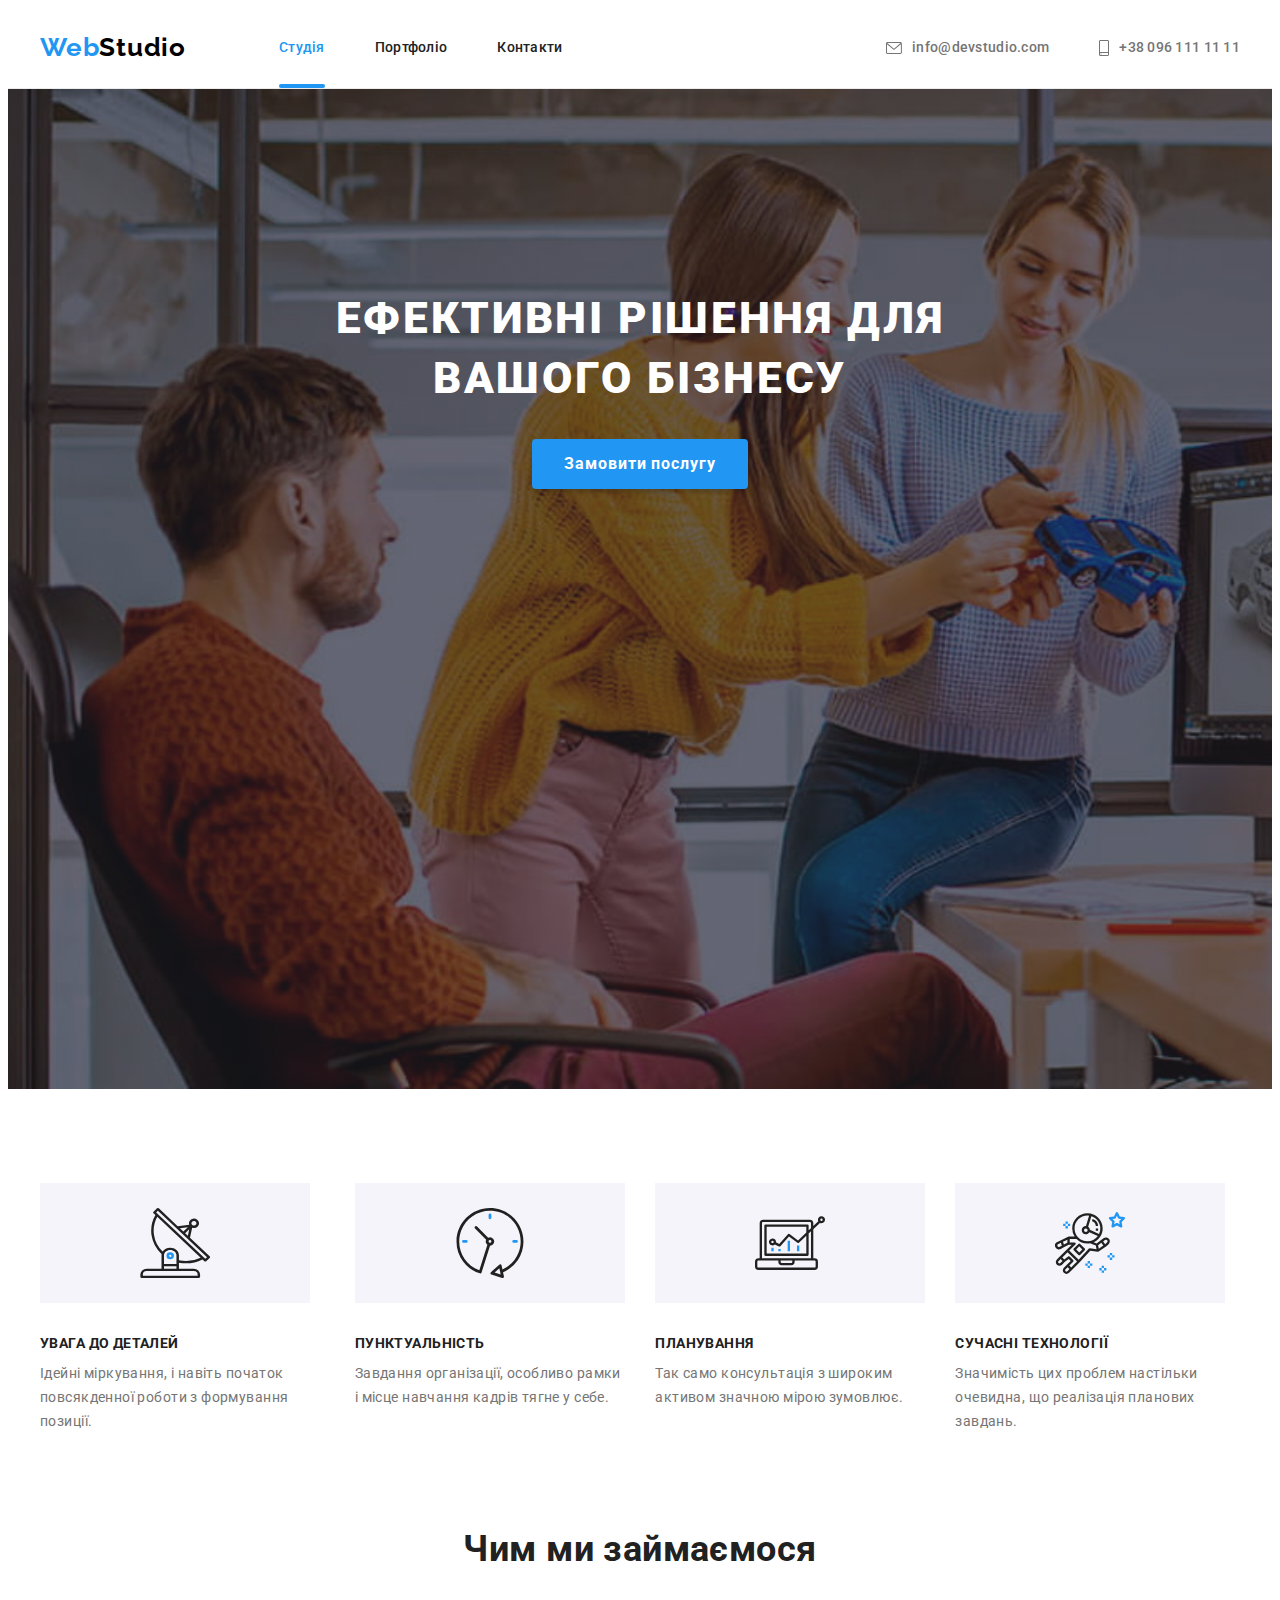
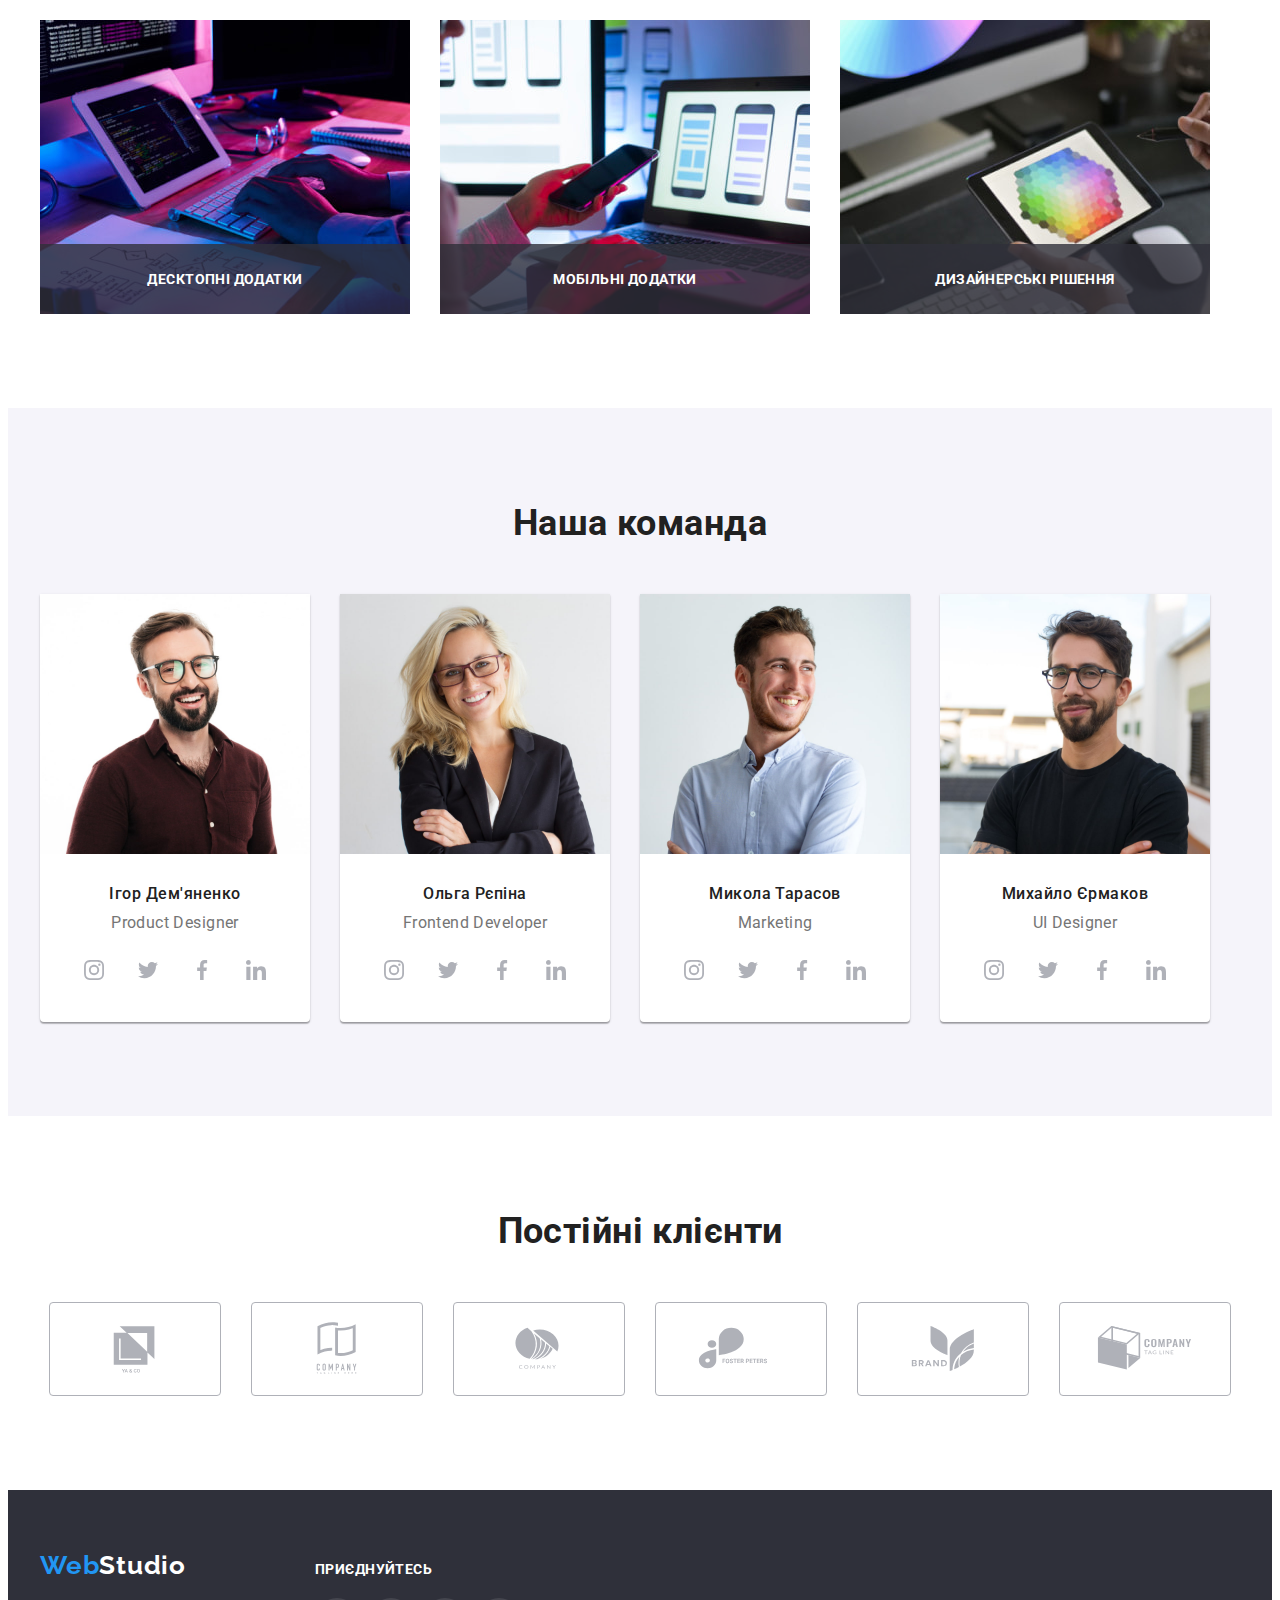
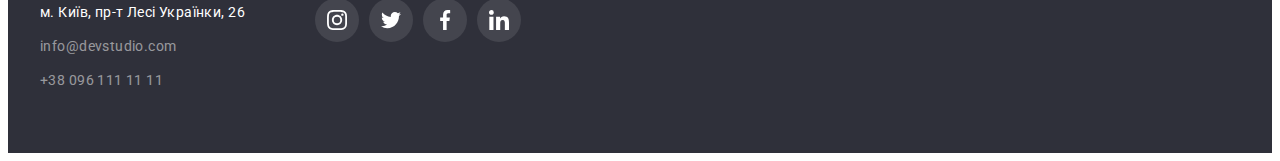
<file: index.html>
<!DOCTYPE html>
<html lang="uk">
  <head>
    <meta charset="UTF-8" />
    <meta http-equiv="X-UA-Compatible" content="IE=edge" />
    <meta name="viewport" content="width=device-width, initial-scale=1.0" />
    <meta name="description" content="WebStudio - Ефективні рішення для вашого бізнесу" />
    <!-- Favicon start -->
    <link
      rel="apple-touch-icon"
      sizes="180x180"
      href="./images/favicon-package/apple-touch-icon.png"
    />
    <link
      rel="icon"
      type="image/png"
      sizes="32x32"
      href="./images/favicon-package/favicon-32x32.png"
    />
    <link
      rel="icon"
      type="image/png"
      sizes="16x16"
      href="./images/favicon-package/favicon-16x16.png"
    />
    <link rel="manifest" href="./images/favicon-package/site.webmanifest" />
    <link rel="mask-icon" href="./images/favicon-package/safari-pinned-tab.svg" color="#5bbad5" />
    <meta name="msapplication-TileColor" content="#da532c" />
    <meta name="theme-color" content="#ffffff" />
    <!-- Favicon end -->
    <title>WebStudio</title>
    <!-- Fonts -->
    <link rel="preconnect" href="https://fonts.googleapis.com" />
    <link rel="preconnect" href="https://fonts.gstatic.com" crossorigin />
    <link
      href="https://fonts.googleapis.com/css2?family=Raleway:wght@700&family=Roboto:wght@400;500;700;900&display=swap"
      rel="stylesheet"
    />
    <!-- Modern-normalize -->
    <link
      rel="stylesheet"
      href="https://cdnjs.cloudflare.com/ajax/libs/modern-normalize/1.1.0/modern-normalize.min.css"
      integrity="sha512-wpPYUAdjBVSE4KJnH1VR1HeZfpl1ub8YT/NKx4PuQ5NmX2tKuGu6U/JRp5y+Y8XG2tV+wKQpNHVUX03MfMFn9Q=="
      crossorigin="anonymous"
      referrerpolicy="no-referrer"
    />
    <!-- Styles CSS -->
    <link href="./css/styles.css" rel="stylesheet" />
  </head>
  <body>
    <!-- Шапка -->
    <header class="header">
      <div class="header-container container">
        <nav class="nav">
          <a class="header-logo logo link" href="./index.html"
            ><span class="logo-accent">Web</span>Studio</a
          >
          <ul class="menu-list list">
            <li class="menu-item">
              <a class="menu-link link current" href="./index.html">Студія</a>
            </li>
            <li class="menu-item">
              <a class="menu-link link" href="./portfolio.html">Портфоліо</a>
            </li>
            <li class="menu-item"><a class="menu-link link" href="">Контакти</a></li>
          </ul>
        </nav>
        <ul class="contact-list list">
          <li class="contact-item">
            <a class="contact-link link" href="mailto:info@devstudio.com">
              <svg class="icon-envelope">
                <use href="./images/sprite.svg#icon-envelope"></use>
              </svg>
              info@devstudio.com</a
            >
          </li>
          <li class="contact-item">
            <a class="contact-link link" href="tel:+380961111111">
              <svg class="icon-smartphone">
                <use href="./images/sprite.svg#icon-smartphone"></use>
              </svg>
              +38 096 111 11 11</a
            >
          </li>
        </ul>
      </div>
    </header>

    <!-- Основна частина -->
    <main>
      <!-- hero -->
      <section class="hero">
        <div class="container">
          <h1 class="main-title">Ефективні рішення для вашого бізнесу</h1>
          <button class="hero-btn" type="button" data-modal-open>Замовити послугу</button>
        </div>
      </section>
      <!-- Переваги компанії -->
      <section class="benefits section">
        <div class="container">
          <h2 class="visually-hidden">Переваги компанії</h2>
          <ul class="benefits-list list">
            <li class="benefits-item antenna">
              <h3 class="benefits-headline">Увага до деталей</h3>
              <p class="benefits-text">
                Ідейні міркування, і навіть початок повсякденної роботи з формування позиції.
              </p>
            </li>
            <li class="benefits-item clock">
              <h3 class="benefits-headline">Пунктуальність</h3>
              <p class="benefits-text">
                Завдання організації, особливо рамки і місце навчання кадрів тягне у себе.
              </p>
            </li>
            <li class="benefits-item diagram">
              <h3 class="benefits-headline">Планування</h3>
              <p class="benefits-text">
                Так само консультація з широким активом значною мірою зумовлює.
              </p>
            </li>
            <li class="benefits-item astronaut">
              <h3 class="benefits-headline">Сучасні технології</h3>
              <p class="benefits-text">
                Значимість цих проблем настільки очевидна, що реалізація планових завдань.
              </p>
            </li>
          </ul>
        </div>
      </section>
      <!-- Чим ми займаємося -->
      <section class="activities section">
        <div class="container">
          <h2 class="activities-heading">Чим ми займаємося</h2>
          <ul class="activities-list list">
            <li class="activities-item">
              <img
                class="activities-img"
                src="./images/box-1.jpg"
                alt="Людина робить проект за допомогою планшета"
                width="370"
                height="294"
              />
              <p class="activities-text">Десктопні додатки</p>
            </li>
            <li class="activities-item">
              <img
                class="activities-img"
                src="./images/box-2.jpg"
                alt="Людина обирає дизайн застосунку для телефона"
                width="370"
                height="294"
              />
              <p class="activities-text">Мобільні додатки</p>
            </li>
            <li class="activities-item">
              <img
                class="activities-img"
                src="./images/box-3.jpg"
                alt="Людина тримає планшет з палеткою кольорів"
                width="370"
                height="294"
              />
              <p class="activities-text">Дизайнерські рішення</p>
            </li>
          </ul>
        </div>
      </section>
      <!-- Наша команда-->
      <section class="team section">
        <div class="container">
          <h2 class="team-heading">Наша команда</h2>
          <ul class="team-list list">
            <li class="team-item">
              <img
                class="team-img"
                src="./images/photo-1.jpg"
                alt="Фото чоловіка в окулярах"
                width="270"
                height="260"
              />
              <div class="team-container">
                <h3 class="team-headline">Ігор Дем'яненко</h3>
                <p class="team-text" lang="en">Product Designer</p>
                <ul class="team-social list">
                  <li class="social-item">
                    <a
                      href="#"
                      class="social-link link"
                      target="_blank"
                      rel="noreferrer noopener nofollow"
                      aria-label="instagram"
                    >
                      <svg class="social-icon">
                        <use href="./images/sprite.svg#icon-instagram"></use>
                      </svg>
                    </a>
                  </li>
                  <li class="social-item">
                    <a
                      href="#"
                      class="social-link link"
                      target="_blank"
                      rel="noreferrer noopener nofollow"
                      aria-label="twitter"
                    >
                      <svg class="social-icon">
                        <use href="./images/sprite.svg#icon-twitter"></use>
                      </svg>
                    </a>
                  </li>
                  <li class="social-item">
                    <a
                      href="#"
                      class="social-link link"
                      target="_blank"
                      rel="noreferrer noopener nofollow"
                      aria-label="facebook"
                    >
                      <svg class="social-icon">
                        <use href="./images/sprite.svg#icon-facebook"></use>
                      </svg>
                    </a>
                  </li>
                  <li class="social-item">
                    <a
                      href="#"
                      class="social-link link"
                      target="_blank"
                      rel="noreferrer noopener nofollow"
                      aria-label="linkedIn"
                    >
                      <svg class="social-icon">
                        <use href="./images/sprite.svg#icon-linkedin"></use>
                      </svg>
                    </a>
                  </li>
                </ul>
              </div>
            </li>
            <li class="team-item">
              <img
                class="team-img"
                src="./images/photo-2.jpg"
                alt="Фото жінки"
                width="270"
                height="260"
              />
              <div class="team-container">
                <h3 class="team-headline">Ольга Рєпіна</h3>
                <p class="team-text" lang="en">Frontend Developer</p>
                <ul class="team-social list">
                  <li class="social-item">
                    <a
                      href="#"
                      class="social-link link"
                      target="_blank"
                      rel="noreferrer noopener nofollow"
                      aria-label="instagram"
                    >
                      <svg class="social-icon">
                        <use href="./images/sprite.svg#icon-instagram"></use>
                      </svg>
                    </a>
                  </li>
                  <li class="social-item">
                    <a
                      href="#"
                      class="social-link link"
                      target="_blank"
                      rel="noreferrer noopener nofollow"
                      aria-label="twitter"
                    >
                      <svg class="social-icon">
                        <use href="./images/sprite.svg#icon-twitter"></use>
                      </svg>
                    </a>
                  </li>
                  <li class="social-item">
                    <a
                      href="#"
                      class="social-link link"
                      target="_blank"
                      rel="noreferrer noopener nofollow"
                      aria-label="facebook"
                    >
                      <svg class="social-icon">
                        <use href="./images/sprite.svg#icon-facebook"></use>
                      </svg>
                    </a>
                  </li>
                  <li class="social-item">
                    <a
                      href="#"
                      class="social-link link"
                      target="_blank"
                      rel="noreferrer noopener nofollow"
                      aria-label="linkedIn"
                    >
                      <svg class="social-icon">
                        <use href="./images/sprite.svg#icon-linkedin"></use>
                      </svg>
                    </a>
                  </li>
                </ul>
              </div>
            </li>
            <li class="team-item">
              <img
                class="team-img"
                src="./images/photo-3.jpg"
                alt="Фото чоловіка"
                width="270"
                height="260"
              />
              <div class="team-container">
                <h3 class="team-headline">Микола Тарасов</h3>
                <p class="team-text" lang="en">Marketing</p>
                <ul class="team-social list">
                  <li class="social-item">
                    <a
                      href="#"
                      class="social-link link"
                      target="_blank"
                      rel="noreferrer noopener nofollow"
                      aria-label="instagram"
                    >
                      <svg class="social-icon">
                        <use href="./images/sprite.svg#icon-instagram"></use>
                      </svg>
                    </a>
                  </li>
                  <li class="social-item">
                    <a
                      href="#"
                      class="social-link link"
                      target="_blank"
                      rel="noreferrer noopener nofollow"
                      aria-label="twitter"
                    >
                      <svg class="social-icon">
                        <use href="./images/sprite.svg#icon-twitter"></use>
                      </svg>
                    </a>
                  </li>
                  <li class="social-item">
                    <a
                      href="#"
                      class="social-link link"
                      target="_blank"
                      rel="noreferrer noopener nofollow"
                      aria-label="facebook"
                    >
                      <svg class="social-icon">
                        <use href="./images/sprite.svg#icon-facebook"></use>
                      </svg>
                    </a>
                  </li>
                  <li class="social-item">
                    <a
                      href="#"
                      class="social-link link"
                      target="_blank"
                      rel="noreferrer noopener nofollow"
                      aria-label="linkedIn"
                    >
                      <svg class="social-icon">
                        <use href="./images/sprite.svg#icon-linkedin"></use>
                      </svg>
                    </a>
                  </li>
                </ul>
              </div>
            </li>
            <li class="team-item">
              <img
                class="team-img"
                src="./images/photo-4.jpg"
                alt="Фото чоловіка в окулярах"
                width="270"
                height="260"
              />
              <div class="team-container">
                <h3 class="team-headline">Михайло Єрмаков</h3>
                <p class="team-text" lang="en">UI Designer</p>
                <ul class="team-social list">
                  <li class="social-item">
                    <a
                      href="#"
                      class="social-link link"
                      target="_blank"
                      rel="noreferrer noopener nofollow"
                      aria-label="instagram"
                    >
                      <svg class="social-icon">
                        <use href="./images/sprite.svg#icon-instagram"></use>
                      </svg>
                    </a>
                  </li>
                  <li class="social-item">
                    <a
                      href="#"
                      class="social-link link"
                      target="_blank"
                      rel="noreferrer noopener nofollow"
                      aria-label="twitter"
                    >
                      <svg class="social-icon">
                        <use href="./images/sprite.svg#icon-twitter"></use>
                      </svg>
                    </a>
                  </li>
                  <li class="social-item">
                    <a
                      href="#"
                      class="social-link link"
                      target="_blank"
                      rel="noreferrer noopener nofollow"
                      aria-label="facebook"
                    >
                      <svg class="social-icon">
                        <use href="./images/sprite.svg#icon-facebook"></use>
                      </svg>
                    </a>
                  </li>
                  <li class="social-item">
                    <a
                      href="#"
                      class="social-link link"
                      target="_blank"
                      rel="noreferrer noopener nofollow"
                      aria-label="linkedIn"
                    >
                      <svg class="social-icon">
                        <use href="./images/sprite.svg#icon-linkedin"></use>
                      </svg>
                    </a>
                  </li>
                </ul>
              </div>
            </li>
          </ul>
        </div>
      </section>
      <!-- Постійні клієнти -->
      <section class="partners-section section">
        <div class="container">
          <h2 class="partners-heading">Постійні клієнти</h2>
          <ul class="partners-list list">
            <li class="partners-item">
              <a
                href=""
                class="partners-link link"
                target="_blank"
                rel="noreferrer noopener nofollow"
                aria-label="YA and CO website"
              >
                <svg class="partner-icon">
                  <use href="./images/sprite.svg#icon-logo-1"></use>
                </svg>
              </a>
            </li>
            <li class="partners-item">
              <a
                href=""
                class="partners-link link"
                target="_blank"
                rel="noreferrer noopener nofollow"
                aria-label="Taglin Here Company website"
              >
                <svg class="partner-icon">
                  <use href="./images/sprite.svg#icon-logo-2"></use>
                </svg>
              </a>
            </li>
            <li class="partners-item">
              <a
                href=""
                class="partners-link link"
                target="_blank"
                rel="noreferrer noopener nofollow"
                aria-label="Company website"
              >
                <svg class="partner-icon">
                  <use href="./images/sprite.svg#icon-logo-3"></use>
                </svg>
              </a>
            </li>
            <li class="partners-item">
              <a
                href=""
                class="partners-link link"
                target="_blank"
                rel="noreferrer noopener nofollow"
                aria-label="Foster Peters website"
              >
                <svg class="partner-icon">
                  <use href="./images/sprite.svg#icon-logo-4"></use>
                </svg>
              </a>
            </li>
            <li class="partners-item">
              <a
                href=""
                class="partners-link link"
                target="_blank"
                rel="noreferrer noopener nofollow"
                aria-label="Brand website"
              >
                <svg class="partner-icon">
                  <use href="./images/sprite.svg#icon-logo-5"></use>
                </svg>
              </a>
            </li>
            <li class="partners-item">
              <a
                href=""
                class="partners-link link"
                target="_blank"
                rel="noreferrer noopener nofollow"
                aria-label="Tag line company website"
              >
                <svg class="partner-icon">
                  <use href="./images/sprite.svg#icon-logo-6"></use>
                </svg>
              </a>
            </li>
          </ul>
        </div>
      </section>
    </main>

    <!-- Підвал -->
    <footer class="footer">
      <div class="footer-container container">
        <div class="addres-wrap">
          <a class="footer-logo logo link" href="./index.html"
            ><span class="logo-accent">Web</span><span class="footer-logo-accent">Studio</span></a
          >
          <address class="address">
            <ul class="address-list list">
              <li class="address-item">
                <a
                  class="address-link link map"
                  href="https://www.google.com.ua/maps/place/бул.+Леси+Украинки,+26,+Киев,+02000/@50.4265841,30.5361971,17z"
                  target="_blank"
                  rel="noreferrer noopener nofollow"
                  >м. Київ, пр-т Лесі Українки, 26</a
                >
              </li>
              <li class="address-item">
                <a class="address-link link mail" href="mailto:info@devstudio.com"
                  >info@devstudio.com</a
                >
              </li>
              <li class="address-item">
                <a class="address-link link tel" href="tel:+380961111111">+38 096 111 11 11</a>
              </li>
            </ul>
          </address>
        </div>
        <div class="footer-wrap">
          <p class="footer-title">Приєднуйтесь</p>
          <ul class="footer-links list">
            <li>
              <a
                href="#"
                class="social-footer link"
                target="_blank"
                rel="noreferrer noopener nofollow"
                aria-label="instagram"
              >
                <svg class="social-icon">
                  <use href="./images/sprite.svg#icon-instagram"></use>
                </svg>
              </a>
            </li>
            <li>
              <a
                href="#"
                class="social-footer link"
                target="_blank"
                rel="noreferrer noopener nofollow"
                aria-label="twitter"
              >
                <svg class="social-icon">
                  <use href="./images/sprite.svg#icon-twitter"></use>
                </svg>
              </a>
            </li>
            <li>
              <a
                href="#"
                class="social-footer link"
                target="_blank"
                rel="noreferrer noopener nofollow"
                aria-label="facebook"
              >
                <svg class="social-icon">
                  <use href="./images/sprite.svg#icon-facebook"></use>
                </svg>
              </a>
            </li>
            <li>
              <a
                href="#"
                class="social-footer link"
                target="_blank"
                rel="noreferrer noopener nofollow"
                aria-label="linkedIn"
              >
                <svg class="social-icon">
                  <use href="./images/sprite.svg#icon-linkedin"></use>
                </svg>
              </a>
            </li>
          </ul>
        </div>
      </div>
    </footer>

    <!----------- Модальне вікно --------------->
    <div class="backdrop is-hidden" data-modal>
      <div class="modal">
        <button class="modal-btn" type="button" aria-label="закрити форму" data-modal-close>
          <svg class="modal-icon" width="18" height="18">
            <use href="./images/sprite.svg#icon-close"></use>
          </svg>
        </button>
      </div>
    </div>

    <script src="./js/modal.js"></script>
  </body>
</html>
</file>
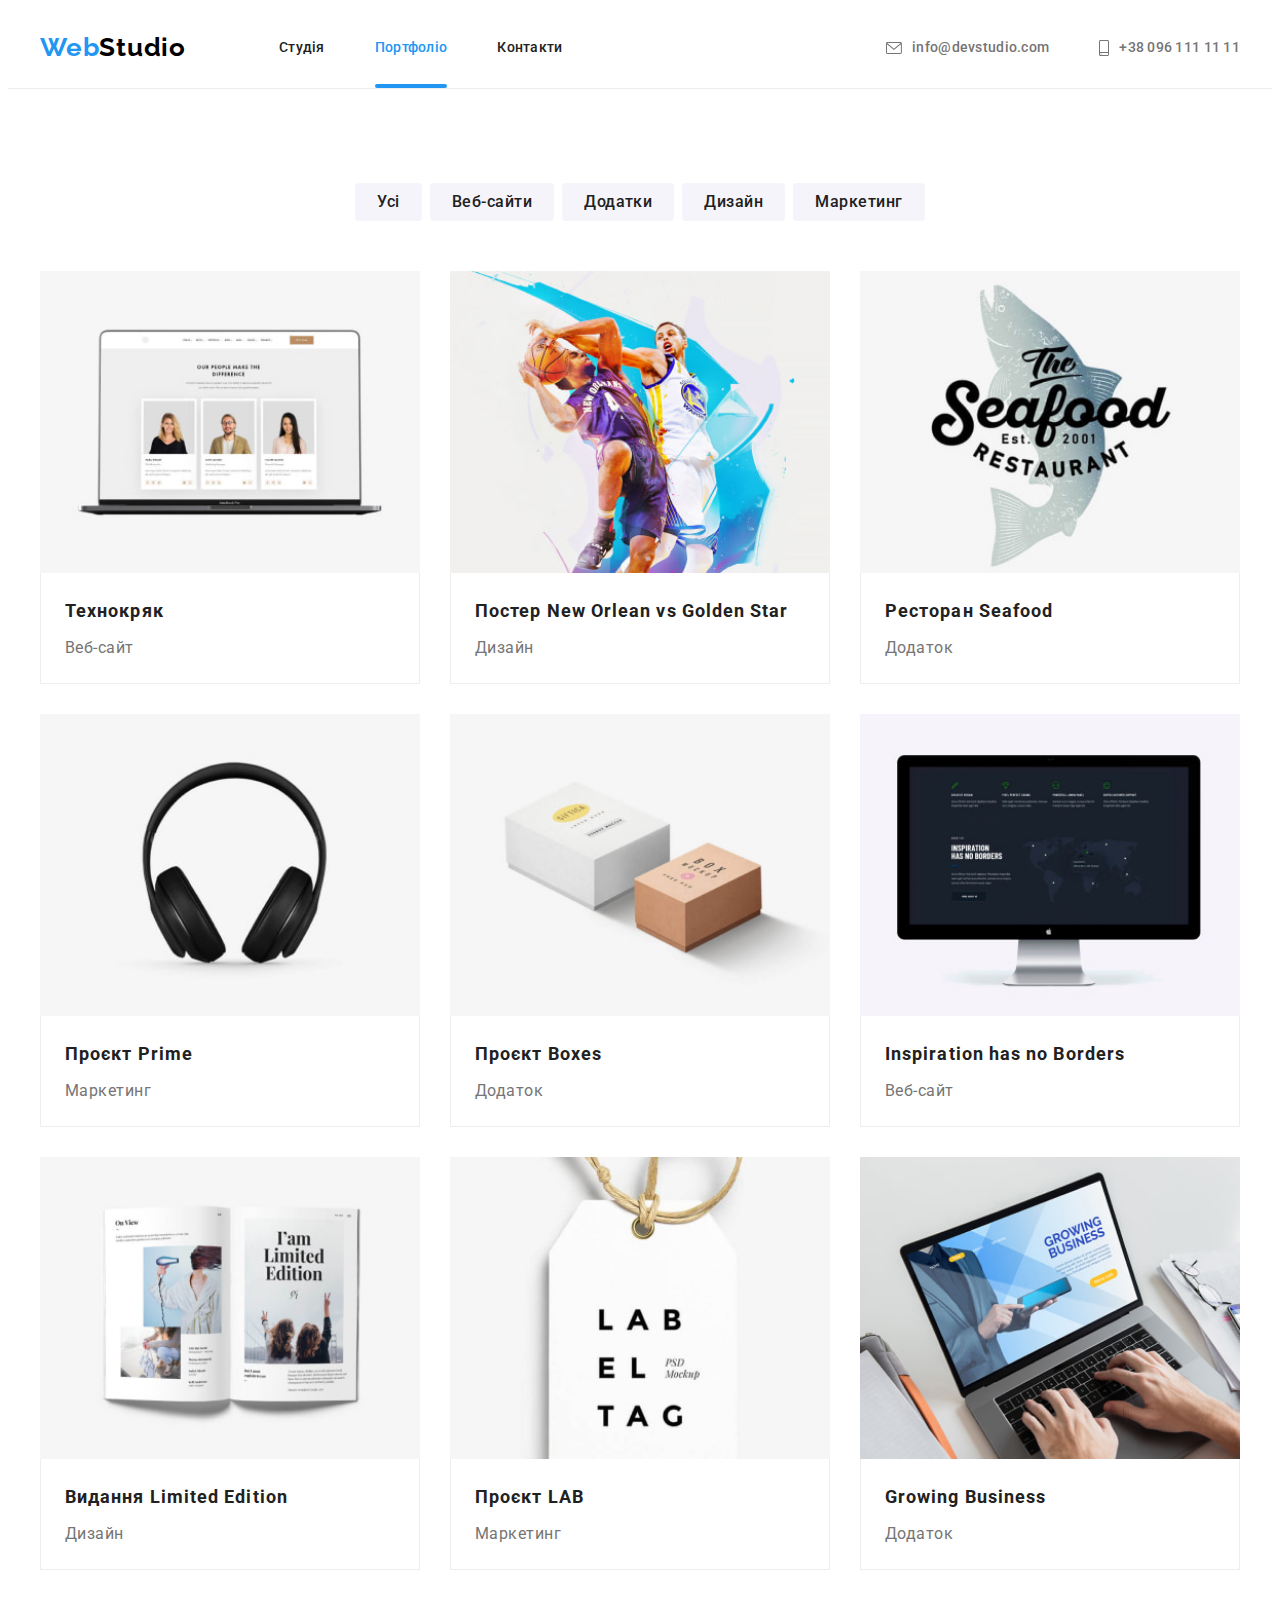
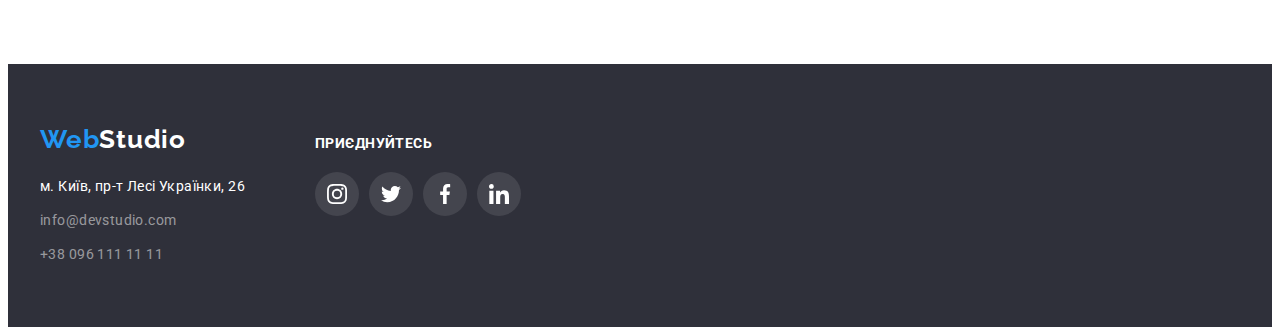
<file: portfolio.html>
<!DOCTYPE html>
<html lang="uk">
  <head>
    <meta charset="UTF-8" />
    <meta http-equiv="X-UA-Compatible" content="IE=edge" />
    <meta name="viewport" content="width=device-width, initial-scale=1.0" />
    <meta name="description" content="WebStudio - Ефективні рішення для вашого бізнесу" />
    <!-- Favicon start -->
    <link
      rel="apple-touch-icon"
      sizes="180x180"
      href="./images/favicon-package/apple-touch-icon.png"
    />
    <link
      rel="icon"
      type="image/png"
      sizes="32x32"
      href="./images/favicon-package/favicon-32x32.png"
    />
    <link
      rel="icon"
      type="image/png"
      sizes="16x16"
      href="./images/favicon-package/favicon-16x16.png"
    />
    <link rel="manifest" href="./images/favicon-package/site.webmanifest" />
    <link rel="mask-icon" href="./images/favicon-package/safari-pinned-tab.svg" color="#5bbad5" />
    <meta name="msapplication-TileColor" content="#da532c" />
    <meta name="theme-color" content="#ffffff" />
    <!-- Favicon end -->
    <title>WebStudio</title>
    <!-- Fonts -->
    <link rel="preconnect" href="https://fonts.googleapis.com" />
    <link rel="preconnect" href="https://fonts.gstatic.com" crossorigin />
    <link
      href="https://fonts.googleapis.com/css2?family=Raleway:wght@700&family=Roboto:wght@400;500;700;900&display=swap"
      rel="stylesheet"
    />
    <!-- Modern-normalize -->
    <link
      rel="stylesheet"
      href="https://cdnjs.cloudflare.com/ajax/libs/modern-normalize/1.1.0/modern-normalize.min.css"
      integrity="sha512-wpPYUAdjBVSE4KJnH1VR1HeZfpl1ub8YT/NKx4PuQ5NmX2tKuGu6U/JRp5y+Y8XG2tV+wKQpNHVUX03MfMFn9Q=="
      crossorigin="anonymous"
      referrerpolicy="no-referrer"
    />
    <!-- Styles CSS -->
    <link href="./css/styles.css" rel="stylesheet" />
  </head>
  <body>
    <!-- Шапка -->
    <header class="header">
      <div class="header-container container">
        <nav class="nav">
          <a class="header-logo logo link" href="./index.html"
            ><span class="logo-accent">Web</span>Studio</a
          >
          <ul class="menu-list list">
            <li class="menu-item">
              <a class="menu-link link" href="./index.html">Студія</a>
            </li>
            <li class="menu-item">
              <a class="menu-link link current" href="./portfolio.html">Портфоліо</a>
            </li>
            <li class="menu-item"><a class="menu-link link" href="">Контакти</a></li>
          </ul>
        </nav>
        <ul class="contact-list list">
          <li class="contact-item">
            <a class="contact-link link" href="mailto:info@devstudio.com">
              <svg class="icon-envelope">
                <use href="./images/sprite.svg#icon-envelope"></use>
              </svg>
              info@devstudio.com</a
            >
          </li>
          <li class="contact-item">
            <a class="contact-link link" href="tel:+380961111111">
              <svg class="icon-smartphone">
                <use href="./images/sprite.svg#icon-smartphone"></use>
              </svg>
              +38 096 111 11 11</a
            >
          </li>
        </ul>
      </div>
    </header>

    <!-- Основна частина -->
    <main>
      <section class="portfolio section">
<div class="container">
          <h1 class="visually-hidden">Наші роботи</h1>
        <ul class="portfolio-list list">
          <li class="portfolio-item"><button class="portfolio-btn" type="button">Усі</button></li>
          <li class="portfolio-item">
            <button class="portfolio-btn" type="button">Веб-сайти</button>
          </li>
          <li class="portfolio-item">
            <button class="portfolio-btn" type="button">Додатки</button>
          </li>
          <li class="portfolio-item">
            <button class="portfolio-btn" type="button">Дизайн</button>
          </li>
          <li class="portfolio-item">
            <button class="portfolio-btn" type="button">Маркетинг</button>
          </li>
        </ul>
        <ul class="works-list list">
          <li class="works-item">
            <a class="works-link link" href="#">
              <div class="portfolio-img-thumb">
                <img
              src="./images/portfolio/img.jpg"
              alt="зображення вебсайту"
              class="works-img"
              width="370"
              height="294"
            />
              <div class="portfolio-overlay">
            <p class="portfolio-overlay-text">Ресурс пропонує комплексні пропозиції з різним рівнем функціоналу та сервісів. Все це дозволить відвідувачу отримати вичерпні відомості про компанію чи приватну особу.</p>
          </div>
              </div>
           <div class="works-shadow">
             <h2 class="works-title">Технокряк</h2>
            <p class="works-text">Веб-сайт</p>
           </div>
          </a>
                      </li>
          <li class="works-item">
            <a href="#" class="works-link link">
              <div class="portfolio-img-thumb">            
              <img
              src="./images/portfolio/img-2.jpg"
              alt="постер баскетбольної команди"
              class="works-img"
              width="370"
              height="294"
            />
            <div class="portfolio-overlay">
            <p class="portfolio-overlay-text">Ресурс пропонує комплексні пропозиції з різним рівнем функціоналу та сервісів. Все це дозволить відвідувачу отримати вичерпні відомості про компанію чи приватну особу.</p>
          </div>
              </div>
            <div class="works-shadow">
              <h2 class="works-title">Постер New Orlean vs Golden Star</h2>
            <p class="works-text">Дизайн</p>
            </div></a>
                      </li>
          <li class="works-item">
            <a href="#" class="works-link link"> 
              <div class="portfolio-img-thumb">
                <img
              src="./images/portfolio/img-3.jpg"
              alt="логотип рибного ресторану"
              class="works-img"
              width="370"
              height="294"
            />
            <div class="portfolio-overlay">
            <p class="portfolio-overlay-text">Ресурс пропонує комплексні пропозиції з різним рівнем функціоналу та сервісів. Все це дозволить відвідувачу отримати вичерпні відомості про компанію чи приватну особу.</p>
          </div>
              </div>
           <div class="works-shadow">
             <h2 class="works-title">Ресторан Seafood</h2>
            <p class="works-text">Додаток</p>
           </div></a>
           
          </li>
          <li class="works-item">
            <a href="#" class="works-link link">
            <div class="portfolio-img-thumb">
                <img
              src="./images/portfolio/img-4.jpg"
              alt="навушники"
              class="works-img"
              width="370"
              height="294"
            />
                        <div class="portfolio-overlay">
            <p class="portfolio-overlay-text">Ресурс пропонує комплексні пропозиції з різним рівнем функціоналу та сервісів. Все це дозволить відвідувачу отримати вичерпні відомості про компанію чи приватну особу.</p>
          </div>
            </div>
           <div class="works-shadow">
             <h2 class="works-title">Проєкт Prime</h2>
            <p class="works-text">Маркетинг</p>
           </div></a>
            
          </li>
          <li class="works-item">
            <a href="#" class="works-link link">
              <div class="portfolio-img-thumb">
                <img
              src="./images/portfolio/img-5.jpg"
              alt="дві коробки"
              class="works-img"
              width="370"
              height="294"
            />
                                   <div class="portfolio-overlay">
            <p class="portfolio-overlay-text">Ресурс пропонує комплексні пропозиції з різним рівнем функціоналу та сервісів. Все це дозволить відвідувачу отримати вичерпні відомості про компанію чи приватну особу.</p>
          </div>
              </div>
          <div class="works-shadow">
              <h2 class="works-title">Проєкт Boxes</h2>
            <p class="works-text">Додаток</p>
          </div></a>
            
          </li>
          <li class="works-item">
            <a href="#" class="works-link link">
              <div class="portfolio-img-thumb">
                <img
              src="./images/portfolio/img-6.jpg"
              alt="головна сторінка вебсайту"
              class="works-img"
              width="370"
              height="294"
            />
             <div class="portfolio-overlay">
            <p class="portfolio-overlay-text">Ресурс пропонує комплексні пропозиції з різним рівнем функціоналу та сервісів. Все це дозволить відвідувачу отримати вичерпні відомості про компанію чи приватну особу.</p>
          </div>
              </div>
         <div class="works-shadow">
             <h2 class="works-title">Inspiration has no Borders</h2>
            <p class="works-text">Веб-сайт</p>
         </div></a>
           
          </li>
          <li class="works-item">
            <a href="#" class="works-link link">
              <div class="portfolio-img-thumb">
                <img
              src="./images/portfolio/img-7.jpg"
              alt="книга"
              class="works-img"
              width="370"
              height="294"
            />
                         <div class="portfolio-overlay">
            <p class="portfolio-overlay-text">Ресурс пропонує комплексні пропозиції з різним рівнем функціоналу та сервісів. Все це дозволить відвідувачу отримати вичерпні відомості про компанію чи приватну особу.</p>
          </div>
              </div>
            <div class="works-shadow">
              <h2 class="works-title">Видання Limited Edition</h2>
            <p class="works-text">Дизайн</p>
            </div></a>
            
          </li>
          <li class="works-item">
            <a href="#" class="works-link link"> 
              <div class="portfolio-img-thumb">
                <img
              src="./images/portfolio/img-8.jpg"
              alt="лейбл"
              class="works-img"
              width="370"
              height="294"
            />
          
                         <div class="portfolio-overlay">
            <p class="portfolio-overlay-text">Ресурс пропонує комплексні пропозиції з різним рівнем функціоналу та сервісів. Все це дозволить відвідувачу отримати вичерпні відомості про компанію чи приватну особу.</p>
          </div>
              </div>
            <div class="works-shadow">
              <h2 class="works-title">Проєкт LAB</h2>
            <p class="works-text">Маркетинг</p>
       
            </div></a>
                          </li>
          <li class="works-item">
            <a href="" class="works-link link">
                        <div class="portfolio-img-thumb">
                            <img
              src="./images/portfolio/img-9.jpg"
              alt="превью бізнес-додатку"
              class="works-img"
              width="370"
              height="294"
            />        
                         <div class="portfolio-overlay">
            <p class="portfolio-overlay-text">Ресурс пропонує комплексні пропозиції з різним рівнем функціоналу та сервісів. Все це дозволить відвідувачу отримати вичерпні відомості про компанію чи приватну особу.</p>
          </div>
                        </div>
            <div class="works-shadow">
              <h2 class="works-title">Growing Business</h2>
            <p class="works-text">Додаток</p>
            </div>
            </a>
          </li>
        </ul>
      </section>
</div>
    </main>

    <!-- Підвал -->
    <footer class="footer">
      <div class="footer-container container">
        <div class="addres-wrap">
          <a class="footer-logo logo link" href="./index.html"
            ><span class="logo-accent">Web</span><span class="footer-logo-accent">Studio</span></a
          >
          <address class="address">
            <ul class="address-list list">
              <li class="address-item">
                <a
                  class="address-link link map"
                  href="https://www.google.com.ua/maps/place/бул.+Леси+Украинки,+26,+Киев,+02000/@50.4265841,30.5361971,17z"
                  target="_blank"
                  rel="noreferrer noopener nofollow"
                  >м. Київ, пр-т Лесі Українки, 26</a
                >
              </li>
              <li class="address-item">
                <a class="address-link link mail" href="mailto:info@devstudio.com"
                  >info@devstudio.com</a
                >
              </li>
              <li class="address-item">
                <a class="address-link link tel" href="tel:+380961111111">+38 096 111 11 11</a>
              </li>
            </ul>
          </address>
        </div>
        <div class="footer-wrap">
          <p class="footer-title">Приєднуйтесь</p>
          <ul class="footer-links list">
            <li>
              <a
                href="#"
                class="social-footer link"
                target="_blank"
                rel="noreferrer noopener nofollow"
                aria-label="instagram"
              >
                <svg class="social-icon">
                  <use href="./images/sprite.svg#icon-instagram"></use>
                </svg>
              </a>
            </li>
            <li>
              <a
                href="#"
                class="social-footer link"
                target="_blank"
                rel="noreferrer noopener nofollow"
                aria-label="twitter"
              >
                <svg class="social-icon">
                  <use href="./images/sprite.svg#icon-twitter"></use>
                </svg>
              </a>
            </li>
            <li>
              <a
                href="#"
                class="social-footer link"
                target="_blank"
                rel="noreferrer noopener nofollow"
                aria-label="facebook"
              >
                <svg class="social-icon">
                  <use href="./images/sprite.svg#icon-facebook"></use>
                </svg>
              </a>
            </li>
            <li>
              <a
                href="#"
                class="social-footer link"
                target="_blank"
                rel="noreferrer noopener nofollow"
                aria-label="linkedIn"
              >
                <svg class="social-icon">
                  <use href="./images/sprite.svg#icon-linkedin"></use>
                </svg>
              </a>
            </li>
          </ul>
        </div>
      </div>
    </footer>
  </body>
</html>
</file>
<file: css/styles.css>
/*---------------------------- global------------------------------------ */
:root {
  /* ================= background colors ===============*/
  --main-background-color: #ffffff;
  --accent-background-color: #f5f4fa;
  --header-color: #212121;
  --footer-bcg-color: #2f303a;
  --footer-links-bcg: rgba(255, 255, 255, 0.1);
  --activities-text-bcg: rgba(47, 48, 58, 0.8);
  --portfolio-cards-hover: rgba(33, 150, 243, 0.9);
  --modal-window: rgba(0, 0, 0, 0.2);
  /* ==================== text colors ================ */
  --main-text-color: #757575;
  --portfolio-bcg-color: #eeeeee;
  --logo-main-color: #000000;
  --footer-contacts-color: rgba(225, 225, 225, 0.6);
  --footer-links-text: #ffffff;
  --text-and-button-accent: #2196f3;
  --effects-text: #ffffff;
  /* ========== decorative elements colors ========== */
  --header-line-color: #ececec;
  --portfolio-border: #eeeeee;
  --social-icons-color: #afb1b8;
  /* ========= text settings ======================== */
  --main-font: 'Roboto', sans-serif;
  --secondary-font: 'Raleway', sans-serif;
  /* ==================== animation ================= */
  --time-function: cubic-bezier(0.4, 0, 0.2, 1);
  --animation-time: 250ms;
}

body {
  background-color: var(--main-background-color);
  color: var(--main-text-color);
  font-family: var(--main-font);
  font-size: 14px;
  letter-spacing: 0.03em;
}
h1,
h2,
h3,
h4,
h5,
h6,
p {
  margin: 0;
  padding: 0;
}
img {
  display: block;
  width: 100%;
  height: auto;
}
button {
  display: block;
  margin: 0 auto;
  cursor: pointer;
  border: none;
  border-radius: 4px;
}
.address {
  font-style: normal;
}
.container {
  width: 1200px;
  padding: 0 15px;
  margin: 0 auto;
}
.section {
  padding-top: 94px;
  padding-bottom: 94px;
}
.list {
  list-style: none;
  margin: 0;
  padding-left: 0;
}
.link {
  text-decoration: none;
  color: var(--main-text-color);
}

.visually-hidden {
  position: absolute;
  width: 1px;
  height: 1px;
  margin: -1px;
  border: 0;
  padding: 0;
  white-space: nowrap;
  clip-path: inset(100%);
  clip: rect(0 0 0 0);
  overflow: hidden;
}
/* -------------------------- global end -------------------------------*/

/* ============================ header =================================*/
.header {
  border-bottom: 1px solid var(--header-line-color);
}
.header-container {
  display: flex;
  align-items: center;
}
.nav {
  display: flex;
  align-items: center;
}
.header-logo {
  margin-right: 93px;
}
.logo {
  color: var(--logo-main-color);
  font-family: var(--secondary-font);
  font-weight: 700;
  font-size: 26px;
  line-height: 1.2;
  letter-spacing: 0.03em;
}
.logo-accent {
  color: var(--text-and-button-accent);
}
.menu-list {
  display: flex;
}
.menu-item {
  position: relative;
}
.menu-item:not(:last-child) {
  margin-right: 50px;
}
.menu-link,
.contact-link {
  padding-top: 32px;
  padding-bottom: 32px;

  font-weight: 500;
  line-height: 1.14;
  letter-spacing: 0.02em;
}
.menu-link {
  display: inline-block;
  color: var(--header-color);

  transition: color var(--animation-time) var(--time-function);
}
.current {
  color: var(--text-and-button-accent);
}
.current::after {
  position: absolute;
  bottom: 0;
  left: 0;

  display: inline-block;
  content: '';
  width: 100%;
  height: 4px;
  background-color: var(--text-and-button-accent);
  border-radius: 2px;
}

.menu-link:hover,
.menu-link:focus,
.contact-link:hover,
.contact-link:focus {
  color: var(--text-and-button-accent);
}
.contact-list {
  display: flex;
  align-items: center;
  margin-left: auto;
}
.contact-item:first-child {
  margin-right: 50px;
}
.contact-link {
  display: flex;
  align-items: center;

  color: var(--main-text-color);
  transition: color var(--animation-time) var(--time-function);
}
.icon-envelope {
  width: 16px;
  height: 12px;
}
.icon-smartphone {
  width: 10px;
  height: 16px;
}
.icon-envelope,
.icon-smartphone {
  fill: currentColor;
  margin-right: 10px;
}

/* ================================== footer ============================== */
.footer {
  background-color: var(--footer-bcg-color);
  padding: 60px 0;
}
.footer-container {
  display: flex;
  align-items: baseline;
}
.addres-wrap {
  margin-right: 70px;
}
.footer-logo {
  display: inline-block;
  margin-bottom: 20px;
}
.footer-logo-accent {
  color: var(--main-background-color);
}
.address-item {
  line-height: 1.7;
}
.address-item:not(:last-child) {
  margin-bottom: 10px;
}
.address-link {
  transition: color var(--animation-time) var(--time-function);
}
.map {
  color: var(--main-background-color);
}
.mail,
.tel {
  color: var(--footer-contacts-color);
}
.address-link:hover,
.address-link:focus {
  color: var(--text-and-button-accent);
}

.footer-title {
  margin-bottom: 20px;

  font-family: var(--main-font);
  font-weight: 700;
  line-height: 1.2;
  text-transform: uppercase;
  color: var(--footer-links-text);
}
.footer-links {
  display: flex;
  justify-items: center;
  gap: 10px;
}
.social-footer,
.social-link {
  display: flex;
  justify-content: center;
  align-items: center;
  width: 44px;
  height: 44px;
  border-radius: 50%;
  background-color: var(--footer-links-bcg);
  color: var(--main-background-color);

  transition: color var(--animation-time) var(--time-function),
    background-color var(--animation-time) var(--time-function);
}
.social-footer:hover,
.social-footer:focus {
  background-color: var(--text-and-button-accent);
}
.social-icon {
  width: 20px;
  height: 20px;
  fill: currentColor;
}

/* ---------------------------------- main ---------------------------*/
/* ---------------------------------- hero ---------------------------*/
.hero {
  max-width: 1600px;
  height: 600px;
  padding-top: 200px;
  padding-bottom: 200px;
  margin-left: auto;
  margin-right: auto;
  background-color: var(--footer-bcg-color);
  background-image: linear-gradient(to right, rgba(47, 48, 58, 0.4), rgba(47, 48, 58, 0.4)),
    url('../images/hero-bcg.jpg');
  background-size: cover;
  background-repeat: no-repeat;

  text-align: center;
}

.main-title {
  margin-bottom: 30px;
  margin-left: auto;
  margin-right: auto;
  max-width: 696px;

  font-weight: 900;
  font-size: 44px;
  line-height: 1.36;
  text-align: center;
  letter-spacing: 0.06em;
  text-transform: uppercase;
  color: var(--main-background-color);
}
.hero-btn {
  display: inline-block;
  padding: 10px 32px;
  min-width: 216px;
  box-shadow: 0px 4px 4px rgba(0, 0, 0, 0.15);
  border: none;

  background-color: var(--text-and-button-accent);
  color: var(--main-background-color);
  font-family: inherit;
  font-weight: 700;
  font-size: 16px;
  line-height: 1.87;
  text-align: center;
  letter-spacing: 0.06em;
  cursor: pointer;
}

/* --------------------------- Переваги компанії ------------------------*/
.benefits,
.activities {
  background-color: var(--main-background-color);
}
.benefits-list {
  display: flex;
  justify-content: space-between;
}
.benefits-item {
  width: calc(100%-90px / 4);
}
.benefits-item:not(:last-child) {
  margin-right: 30px;
}
.antenna::before,
.clock::before,
.diagram::before,
.astronaut::before {
  content: '';
  display: inline-block;
  width: 270px;
  height: 120px;
  margin-bottom: 30px;

  background-color: var(--accent-background-color);
  background-repeat: no-repeat;
  background-position: 50% 50%;
  background-size: 70px 70px;
}
.antenna::before {
  background-image: url(../images/advantages-1.svg);
}
.clock::before {
  background-image: url(../images/advantages-2.svg);
}
.diagram::before {
  background-image: url(../images/advantages-3.svg);
}
.astronaut::before {
  background-image: url(../images/advantages-4.svg);
}
.benefits-headline {
  margin-bottom: 10px;

  font-size: 14px;
  text-transform: uppercase;
  font-weight: 700;
  line-height: 1.14;
  color: var(--header-color);
}
.benefits-text {
  line-height: 1.71;
}

/*----------------------- Чим ми займаємося ---------------------------*/
.activities {
  padding-top: 0;
}
.activities-heading {
  margin-bottom: 50px;
}
.activities-heading,
.team-heading,
.partners-heading {
  font-weight: 700;
  font-size: 36px;
  line-height: 1.17;
  text-align: center;
  color: var(--header-color);
}
.activities-list {
  display: flex;
  gap: 30px;
}
.activities-item {
  position: relative;
}
.activities-text {
  position: absolute;
  bottom: 0;

  display: flex;
  align-items: center;
  justify-content: center;
  width: 100%;
  height: 70px;
  background-color: var(--activities-text-bcg);

  font-weight: 700;
  text-transform: uppercase;
  color: var(--effects-text);
}

/*----------------------------------- Наша команда ----------------------- */
.team {
  background-color: var(--accent-background-color);
}
.team-heading {
  margin-bottom: 50px;
}
.team-list {
  display: flex;
}
.team-item {
  background-color: var(--main-background-color);
  width: 270px;
  box-shadow: 0px 1px 3px rgba(0, 0, 0, 0.12), 0px 1px 1px rgba(0, 0, 0, 0.14),
    0px 2px 1px rgba(0, 0, 0, 0.2);
  border-radius: 0px 0px 4px 4px;
}
.team-item:not(:last-child) {
  margin-right: 30px;
}
.team-container {
  padding: 30px 0;
  text-align: center;
}
.team-headline {
  margin-bottom: 10px;

  font-weight: 500;
  font-size: 16px;
  line-height: 1.19;
  letter-spacing: 0.03em;
  color: var(--header-color);
}
.team-text {
  font-size: 16px;
  line-height: 1.19;
}

.team-social {
  display: flex;
  justify-content: center;
  gap: 10px;
  margin-top: 16px;
}
.social-link {
  background-color: var(--main-background-color);
  color: var(--social-icons-color);
}
.social-link:hover,
.social-link:focus {
  background-color: var(--text-and-button-accent);
  color: var(--main-background-color);
}

/* ------------------------Постійні клієнти ---------------------------- */
.partners-heading {
  margin-bottom: 50px;
}
.partners-list {
  display: flex;
  justify-content: center;
  gap: 30px;
}
.partners-link {
  display: block;
  width: 170px;
  height: 92px;

  display: flex;
  justify-content: center;
  align-items: center;

  color: var(--social-icons-color);
  border: 1px solid var(--social-icons-color);
  border-radius: 4px;

  transition: color var(--animation-time) var(--time-function),
    border-color var(--animation-time) var(--time-function);
}
.partners-link:hover,
.partners-link:focus {
  color: var(--text-and-button-accent);
  border: 1px solid var(--text-and-button-accent);
}
.partner-icon {
  width: 106px;
  height: 60px;
  fill: currentColor;
}

/* ============================ модальне вікно   ====================== */
.backdrop {
  position: fixed;
  top: 0;
  left: 0;
  width: 100%;
  height: 100%;
  background-color: var(--modal-window);
  opacity: 1;

  transition: opacity var(--animation-time) var(--time-function);
}
.backdrop.is-hidden {
  opacity: 0;
  pointer-events: none;
  /* visibility: hidden; */
}
.modal {
  position: absolute;
  top: 50%;
  left: 50%;
  transform: translate(-50%, -50%) scale(1);
  transition: transform var(--animation-time) var(--time-function);

  width: 528px;
  height: 581px;
  border-radius: 4px;

  background-color: #ffffff;
  box-shadow: 0px 1px 3px rgba(0, 0, 0, 0.12), 0px 1px 1px rgba(0, 0, 0, 0.14),
    0px 2px 1px rgba(0, 0, 0, 0.2);
}
.backdrop.is-hidden .modal {
  transform: translate(-50%, -50%) scale(0.5);
}
.modal-btn {
  position: absolute;
  top: 8px;
  right: 8px;

  display: flex;
  justify-content: center;
  align-items: center;

  width: 30px;
  height: 30px;
  background: #ffffff;
  border: 1px solid rgba(0, 0, 0, 0.1);
  border-radius: 50%;
}

/* ========================== кінець модального вікна ====================== */

/* ========================= portfolio page =================================*/
.portfolio {
  background-color: var(--main-background-color);
}
/* ---------------------- кнопки -------------------- */
.portfolio-list {
  display: flex;
  justify-content: center;
  margin-bottom: 50px;
}
.portfolio-item:not(:last-child) {
  margin-right: 8px;
}
.portfolio-btn {
  display: inline-block;
  padding: 6px 22px;

  font-family: inherit;
  font-weight: 500;
  font-size: 16px;
  line-height: 1.63;
  text-align: center;
  letter-spacing: 0.03em;
  color: var(--header-color);
  background-color: var(--accent-background-color);

  transition: color var(--animation-time) var(--time-function),
    background-color var(--animation-time) var(--time-function),
    box-shadow var(--animation-time) var(--time-function);
}
.portfolio-btn:hover,
.portfolio-btn:focus {
  color: var(--main-background-color);
  background-color: var(--text-and-button-accent);
  box-shadow: 0px 3px 1px rgba(0, 0, 0, 0.1), 0px 1px 2px rgba(0, 0, 0, 0.08),
    0px 2px 2px rgba(0, 0, 0, 0.12);
}
/* ----------------------- картки -------------------- */
.works-list {
  display: flex;
  flex-wrap: wrap;
  margin-right: -30px;
  margin-bottom: -30px;
}
.works-item {
  flex-basis: calc(100% / 3 - 30px);
  margin-right: 30px;
  margin-bottom: 30px;
}
.works-link {
  transition: box-shadow var(--animation-time) var(--time-function);
}

.works-link:hover,
.works-link:focus {
  display: block;
  box-shadow: 0px 1px 1px rgba(0, 0, 0, 0.12), 0px 4px 4px rgba(0, 0, 0, 0.06),
    1px 4px 6px rgba(0, 0, 0, 0.16);
}
/*--------------------- оверлей ------------------  */
.portfolio-img-thumb {
  position: relative;
  overflow: hidden;
}
.portfolio-overlay {
  position: absolute;
  bottom: 0;

  transform: translateY(100%);
  opacity: 0;
  transition: transform var(--animation-time) var(--time-function),
    opacity var(--animation-time) var(--time-function);

  display: flex;
  align-items: center;

  width: 100%;
  height: 100%;
  background-color: var(--portfolio-cards-hover);
}
.works-link:hover .portfolio-overlay,
.works-link:focus .portfolio-overlay {
  transform: translateY(0);
  opacity: 1;
}

.portfolio-overlay-text {
  display: inline-block;
  padding: 0 24px;

  font-size: 18px;
  line-height: 1.6;
  color: var(--effects-text);
}
/*--------------------- підпис ------------------  */
.works-shadow {
  padding: 20px 24px;
  border: 1px solid var(--portfolio-border);
  border-top: none;
}
.works-title {
  margin-bottom: 4px;
  font-weight: 700;
  font-size: 18px;
  line-height: 2;
  letter-spacing: 0.06em;
  color: var(--header-color);
}
.works-text {
  font-size: 16px;
  line-height: 1.88;
  letter-spacing: 0.03em;
}

/* ========================= portfolio page end ==============================*/
</file>
